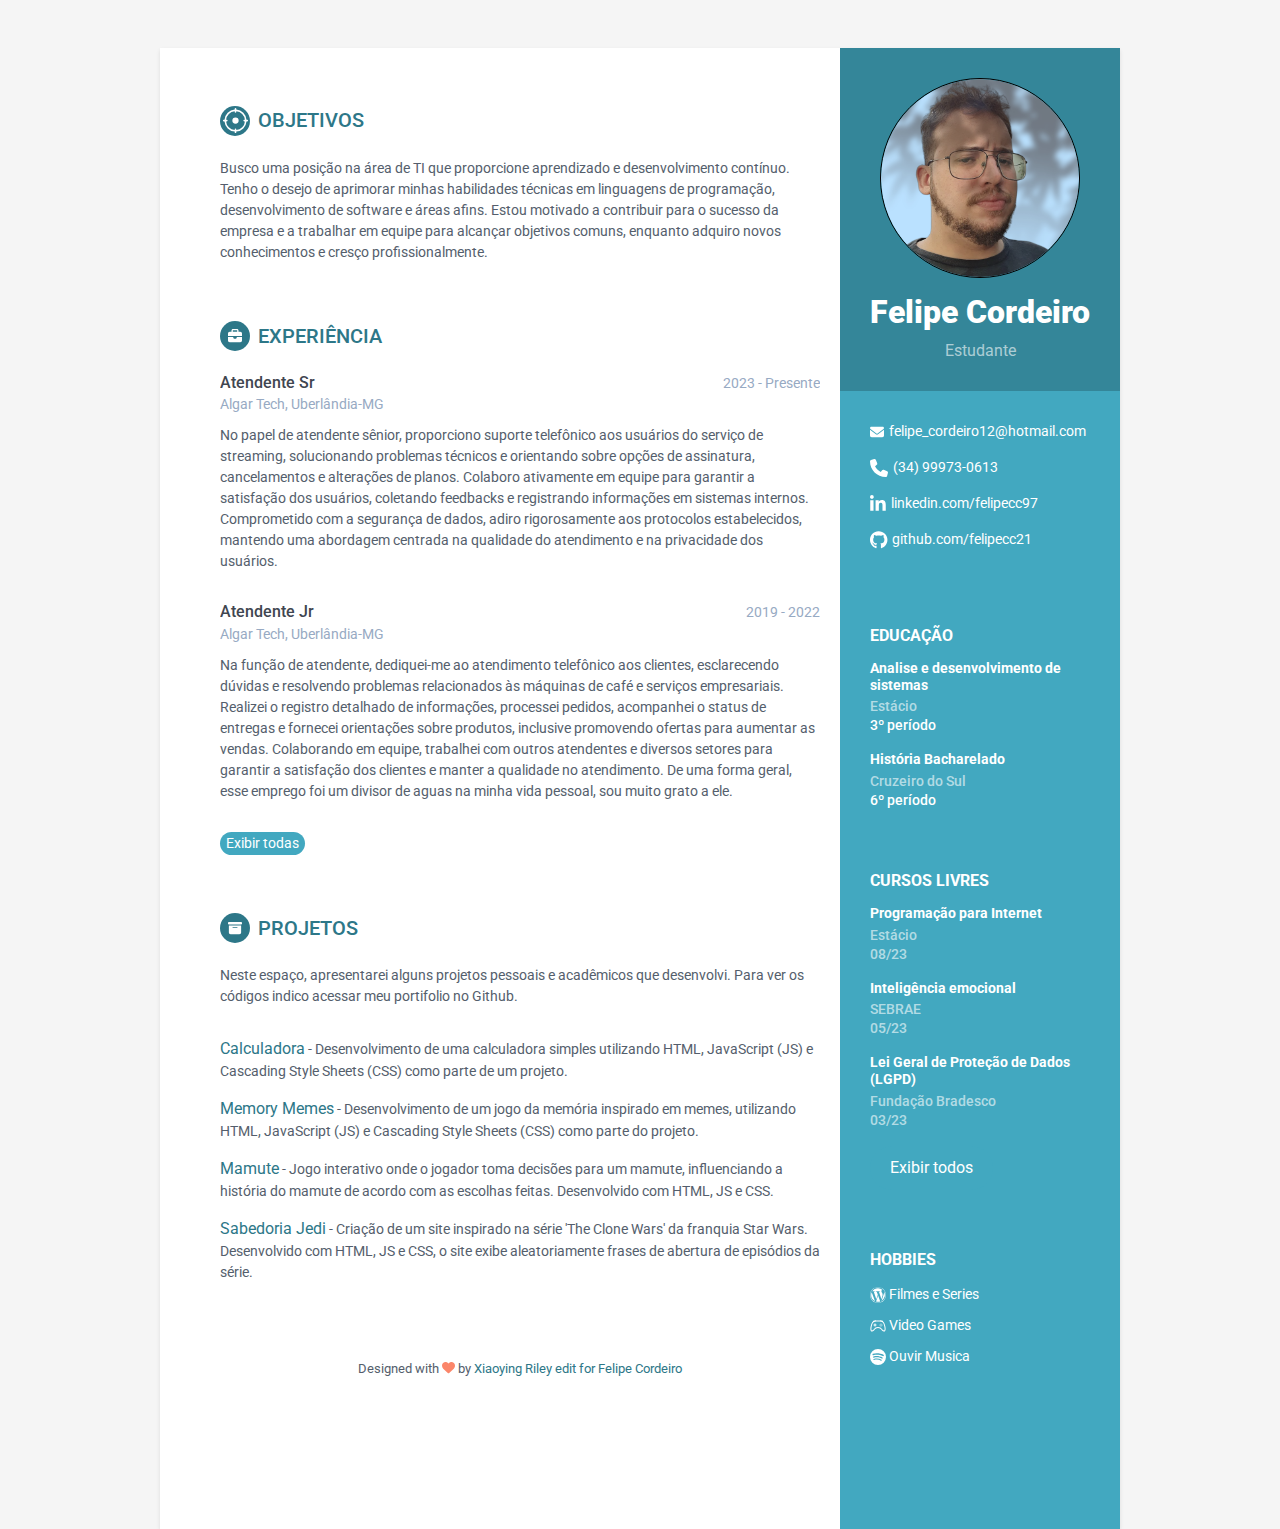
<file: index.html>
<!DOCTYPE html>
<html lang="pt-br">
<head>
    <title>Felipe Cordeiro</title>
    
    <!-- Meta -->
    <meta charset="utf-8">
    <meta http-equiv="X-UA-Compatible" content="IE=edge">
    <meta name="viewport" content="width=device-width, initial-scale=1.0">
    <meta name="description" content="Responsive HTML5 Resume/CV Template for Developers">
    <meta name="author" content="Xiaoying Riley at 3rd Wave Media">    
    <link rel="shortcut icon" href="favicon.ico">  
    <!-- Google Font -->
    <link href='https://fonts.googleapis.com/css?family=Roboto:400,500,400italic,300italic,300,500italic,700,700italic,900,900italic' rel='stylesheet' type='text/css'>
    <!-- FontAwesome JS-->
	<script defer src="assets/fontawesome/js/all.min.js"></script>
    <!-- Global CSS -->
    <link rel="stylesheet" href="assets/plugins/bootstrap/css/bootstrap.min.css">   
    <!-- Theme CSS -->  
    <link id="theme-style" rel="stylesheet" href="assets/css/orbit-1.css">
    <link rel="stylesheet" href="assets/css/profile.css">
    <script defer src="assets/Jss/actions.js"></script>
    
</head> 

<body>
    <div class="wrapper mt-lg-5">
        <div class="sidebar-wrapper">
            <div class="profile-container">
                <img class="profile" src="assets/images/profile.png" alt="" />
                <h1 class="name" id="popupTrigger">Felipe Cordeiro</h1>
                <h3 class="tagline">Estudante</h3>
            </div><!--//Imagem, nome e desc-->
            
            <div class="contact-container container-block">
                <ul class="list-unstyled contact-list">
                    <li class="email"><i class="fa-solid fa-envelope"></i><a href="mailto:felipe_cordeiro12@hotmail.com">felipe_cordeiro12@hotmail.com</a></li>
                    <li class="phone"><i class="fa-solid fa-phone"></i><a >(34) 99973-0613</a></li>
                    <li class="linkedin"><i class="fa-brands fa-linkedin-in"></i><a href="https://bit.ly/3S5O4wD" target="_blank">linkedin.com/felipecc97</a></li>
                    <li class="github"><i class="fa-brands fa-github"></i><a href="https://bit.ly/3vTp2t6" target="_blank">github.com/felipecc21</a></li>
                </ul>
            </div><!--//contatos-container-->
            <div class="education-container container-block">
                <h2 class="container-block-title">Educação</h2>
                <div class="item">
                    <h4 class="degree"><a href="https://bit.ly/4b2nbm3" target="_blank"> Analise e desenvolvimento de sistemas</a></h4>
                    <h5 class="meta">Estácio</h5>
	                    <div class="time"><a href="assets/data/Historico - Estacio.pdf" target="_blank">3º período</a></div>
                </div>
                <div class="item">
                    <h4 class="degree"> <a href="https://bit.ly/42bklY2" target="_blank"> História Bacharelado</a></h4>
                    <h5 class="meta">Cruzeiro do Sul</h5>
                    <div class="time"><a href="assets/data/Historico - Cruzeiro.pdf" target="_blank">6º período</a></div>
                </div>
            </div><!--//educação-container-->

            <div class="education-container container-block">
                <h2 class="container-block-title">Cursos Livres</h2>

                <div class="item">
                    <h4 class="degree"> <a href="assets/data/prog  para internet.pdf" target="_blank">Programação para Internet</a></h4>
                    <h5 class="meta">Estácio</h5>
                    <div class="time"> 08/23 </div>
                </div>
                <div class="item">
                    <h4 class="degree"> <a href="assets/data/inteligencia emocinal - SEBRAE.pdf" target="_blank">Inteligência emocional</a></h4>
                    <h5 class="meta">SEBRAE</h5>
                    <div class="time"> 05/23 </div>
                </div>
                <div class="item">
                    <h4 class="degree"> <a href="assets/data/LGPD -- Fundação Bradesco.pdf" target="_blank">Lei Geral de Proteção de Dados (LGPD)</a></h4>
                    <h5 class="meta">Fundação Bradesco</h5>
                    <div class="time"> 03/23 </div>

                </div>
                <div class="item extra d-none">
                    <h4 class="degree"> <a href="assets/data/Introdução ao JavaScript - Fundação Bradesco.pdf" target="_blank">Introdução ao JavaScript: Fundação Bradesco</a></h4>
                    <h5 class="meta">Fundação Bradesco</h5>
                    <div class="time"> 03/23 </div>

                </div>
                <div class="item extra d-none">
                    <h4 class="degree"> <a href="assets/data/HTML - Básico - Fundação Bradesco.pdf" target="_blank"> HTML - Básico</a></h4>
                    <h5 class="meta">Fundação Bradesco</h5>
                    <div class="time"> 03/23 </div>

                </div>
                <div class="item extra d-none">
                    <h4 class="degree"><a href="assets/data/HTML e CSS na Prática -- Fundação Bradesco.pdf" target="_blank">HTML e CSS na Prática</a></h4>
                    <h5 class="meta">Fundação Bradesco</h5>
                    <div class="time">02/23</div>
                </div>


                    <div class="item extra d-none">
                    <h6 class="degree"> <a href="livres.html" target="_blank">Ver todos</a></h6>
                    </div>
                

                

                <button class="btn btn-primary" onclick="toggleVisibility()">Exibir todos</button>
                

                
            </div><!--//education-container-->
            
            <!--<div class="languages-container container-block">
                <h2 class="container-block-title">Languages</h2>
                <ul class="list-unstyled interests-list">
                    <li>English <span class="lang-desc">(Native)</span></li>
                    <li>French <span class="lang-desc">(Professional)</span></li>
                    <li>Spanish <span class="lang-desc">(Professional)</span></li>
                </ul>
            </div> -->
            
            <!--//interests-->
            
            <div class="interests-container container-block">
                <h2 class="container-block-title">Hobbies</h2>
                <ul class="list-unstyled interests-list">
                    <li> <svg xmlns="http://www.w3.org/2000/svg" width="16" height="16" fill="currentColor" class="bi bi-wordpress" viewBox="0 0 16 16">
                        <path d="M12.633 7.653c0-.848-.305-1.435-.566-1.892l-.08-.13c-.317-.51-.594-.958-.594-1.48 0-.63.478-1.218 1.152-1.218q.03 0 .058.003l.031.003A6.84 6.84 0 0 0 8 1.137 6.86 6.86 0 0 0 2.266 4.23c.16.005.313.009.442.009.717 0 1.828-.087 1.828-.087.37-.022.414.521.044.565 0 0-.371.044-.785.065l2.5 7.434 1.5-4.506-1.07-2.929c-.369-.022-.719-.065-.719-.065-.37-.022-.326-.588.043-.566 0 0 1.134.087 1.808.087.718 0 1.83-.087 1.83-.087.37-.022.413.522.043.566 0 0-.372.043-.785.065l2.48 7.377.684-2.287.054-.173c.27-.86.469-1.495.469-2.046zM1.137 8a6.86 6.86 0 0 0 3.868 6.176L1.73 5.206A6.8 6.8 0 0 0 1.137 8"/>
                        <path d="M6.061 14.583 8.121 8.6l2.109 5.78q.02.05.049.094a6.85 6.85 0 0 1-4.218.109m7.96-9.876q.046.328.047.706c0 .696-.13 1.479-.522 2.458l-2.096 6.06a6.86 6.86 0 0 0 2.572-9.224z"/>
                        <path fill-rule="evenodd" d="M0 8c0-4.411 3.589-8 8-8s8 3.589 8 8-3.59 8-8 8-8-3.589-8-8m.367 0c0 4.209 3.424 7.633 7.633 7.633S15.632 12.209 15.632 8C15.632 3.79 12.208.367 8 .367 3.79.367.367 3.79.367 8"/>
                      </svg> Filmes e Series</li>
                    <li> <svg xmlns="http://www.w3.org/2000/svg" width="16" height="16" fill="currentColor" class="bi bi-controller" viewBox="0 0 16 16">
                        <path d="M11.5 6.027a.5.5 0 1 1-1 0 .5.5 0 0 1 1 0m-1.5 1.5a.5.5 0 1 0 0-1 .5.5 0 0 0 0 1m2.5-.5a.5.5 0 1 1-1 0 .5.5 0 0 1 1 0m-1.5 1.5a.5.5 0 1 0 0-1 .5.5 0 0 0 0 1m-6.5-3h1v1h1v1h-1v1h-1v-1h-1v-1h1z"/>
                        <path d="M3.051 3.26a.5.5 0 0 1 .354-.613l1.932-.518a.5.5 0 0 1 .62.39c.655-.079 1.35-.117 2.043-.117.72 0 1.443.041 2.12.126a.5.5 0 0 1 .622-.399l1.932.518a.5.5 0 0 1 .306.729q.211.136.373.297c.408.408.78 1.05 1.095 1.772.32.733.599 1.591.805 2.466s.34 1.78.364 2.606c.024.816-.059 1.602-.328 2.21a1.42 1.42 0 0 1-1.445.83c-.636-.067-1.115-.394-1.513-.773-.245-.232-.496-.526-.739-.808-.126-.148-.25-.292-.368-.423-.728-.804-1.597-1.527-3.224-1.527s-2.496.723-3.224 1.527c-.119.131-.242.275-.368.423-.243.282-.494.575-.739.808-.398.38-.877.706-1.513.773a1.42 1.42 0 0 1-1.445-.83c-.27-.608-.352-1.395-.329-2.21.024-.826.16-1.73.365-2.606.206-.875.486-1.733.805-2.466.315-.722.687-1.364 1.094-1.772a2.3 2.3 0 0 1 .433-.335l-.028-.079zm2.036.412c-.877.185-1.469.443-1.733.708-.276.276-.587.783-.885 1.465a14 14 0 0 0-.748 2.295 12.4 12.4 0 0 0-.339 2.406c-.022.755.062 1.368.243 1.776a.42.42 0 0 0 .426.24c.327-.034.61-.199.929-.502.212-.202.4-.423.615-.674.133-.156.276-.323.44-.504C4.861 9.969 5.978 9.027 8 9.027s3.139.942 3.965 1.855c.164.181.307.348.44.504.214.251.403.472.615.674.318.303.601.468.929.503a.42.42 0 0 0 .426-.241c.18-.408.265-1.02.243-1.776a12.4 12.4 0 0 0-.339-2.406 14 14 0 0 0-.748-2.295c-.298-.682-.61-1.19-.885-1.465-.264-.265-.856-.523-1.733-.708-.85-.179-1.877-.27-2.913-.27s-2.063.091-2.913.27"/>
                      </svg> Video Games</li>
                    <li> <svg xmlns="http://www.w3.org/2000/svg" width="16" height="16" fill="currentColor" class="bi bi-spotify" viewBox="0 0 16 16">
                        <path d="M8 0a8 8 0 1 0 0 16A8 8 0 0 0 8 0m3.669 11.538a.5.5 0 0 1-.686.165c-1.879-1.147-4.243-1.407-7.028-.77a.499.499 0 0 1-.222-.973c3.048-.696 5.662-.397 7.77.892a.5.5 0 0 1 .166.686m.979-2.178a.624.624 0 0 1-.858.205c-2.15-1.321-5.428-1.704-7.972-.932a.625.625 0 0 1-.362-1.194c2.905-.881 6.517-.454 8.986 1.063a.624.624 0 0 1 .206.858m.084-2.268C10.154 5.56 5.9 5.419 3.438 6.166a.748.748 0 1 1-.434-1.432c2.825-.857 7.523-.692 10.492 1.07a.747.747 0 1 1-.764 1.288"/>
                      </svg> Ouvir Musica</li>
                </ul>
            </div><!--//interests-->
            
        </div><!--//Corpo-->

        <!-- pop-up de apresentação -->

        <div id="popup" class="popup-content">
            <span id="closeBtn">&times;</span>
            <section class="section summary-section">
                <h2 class="section-title"><span class="icon-holder"><i class="fa-solid fa-user"></i></span>&nbsp;&nbsp;APRESENTAÇÃO</h2>
                <div class="summary">
                    <p>Olá! Meu nome é Felipe Cordeiro, sou um entusiasta de informática e história, residente na cidade de Uberlândia-MG. Com 26 anos, busco oportunidades na área de TI para aplicar minha paixão pelo aprendizado e oferecer um serviço pautado em valores como humildade, honestidade e lealdade. Estou determinado a contribuir positivamente em um novo ambiente profissional, buscando constante crescimento e aprendizado.
                    </p>
                </div>
            </section>
        </div>
        
        <div class="main-wrapper">

            <!-- Apresentação no corpo da página. -->
            <!--
            <section class="section summary-section">
                <h2 class="section-title"><span class="icon-holder"><i class="fa-solid fa-user"></i></span>APRESENTAÇÃO</h2>
                <div class="summary">
                    <p>Olá! Meu nome é Felipe Cordeiro, sou um entusiasta de informática e história, residente na cidade de Uberlândia-MG. Com 26 anos, busco oportunidades na área de TI para aplicar minha paixão pelo aprendizado e oferecer um serviço pautado em valores como humildade, honestidade e lealdade. Estou determinado a contribuir positivamente em um novo ambiente profissional, buscando constante crescimento e aprendizado.
                    </p>
                </div>
            </section>-->

            <section class="section summary-section">
                <h2 class="section-title">
                  <span class="icon-holder">
                    <svg xmlns="http://www.w3.org/2000/svg" width="90%" height="90%" fill="currentColor" class="bi bi-crosshair" viewBox="0 0 16 16">
                      <path d="M8.5.5a.5.5 0 0 0-1 0v.518A7 7 0 0 0 1.018 7.5H.5a.5.5 0 0 0 0 1h.518A7 7 0 0 0 7.5 14.982v.518a.5.5 0 0 0 1 0v-.518A7 7 0 0 0 14.982 8.5h.518a.5.5 0 0 0 0-1h-.518A7 7 0 0 0 8.5 1.018zm-6.48 7A6 6 0 0 1 7.5 2.02v.48a.5.5 0 0 0 1 0v-.48a6 6 0 0 1 5.48 5.48h-.48a.5.5 0 0 0 0 1h.48a6 6 0 0 1-5.48 5.48v-.48a.5.5 0 0 0-1 0v.48A6 6 0 0 1 2.02 8.5h.48a.5.5 0 0 0 0-1zM8 10a2 2 0 1 0 0-4 2 2 0 0 0 0 4"/>
                    </svg>
                    <i></i> </span>OBJETIVOS</h2>
                <div class="summary">
                    <p>Busco uma posição na área de TI que proporcione aprendizado e desenvolvimento contínuo. Tenho o desejo de aprimorar minhas habilidades técnicas em linguagens de programação, desenvolvimento de software e áreas afins. Estou motivado a contribuir para o sucesso da empresa e a trabalhar em equipe para alcançar objetivos comuns, enquanto adquiro novos conhecimentos e cresço profissionalmente.</p>
                </div><!--//summary-->
            </section><!--//section-->
            
            <section class="section experiences-section">
                <h2 class="section-title"><span class="icon-holder"><i class="fa-solid fa-briefcase"></i></span>EXPERIÊNCIA</h2>
                
                <div class="item">
                    <div class="meta">
                        <div class="upper-row">
                            <h3 class="job-title">Atendente Sr</h3>
                            <div class="time">2023 - Presente</div>
                        </div><!--//upper-row-->
                        <div class="company">Algar Tech, Uberlândia-MG</div>
                    </div><!--//meta-->
                    <div class="details">
                        <p>No papel de atendente sênior, proporciono suporte telefônico aos usuários do serviço de streaming, solucionando problemas técnicos e orientando sobre opções de assinatura, cancelamentos e alterações de planos. Colaboro ativamente em equipe para garantir a satisfação dos usuários, coletando feedbacks e registrando informações em sistemas internos. Comprometido com a segurança de dados, adiro rigorosamente aos protocolos estabelecidos, mantendo uma abordagem centrada na qualidade do atendimento e na privacidade dos usuários.</p>  
                    </div><!--//details-->
                </div><!--//item-->
                
                <div class="item">
                    <div class="meta">
                        <div class="upper-row">
                            <h3 class="job-title">Atendente Jr</h3>
                            <div class="time">2019 - 2022</div>
                        </div><!--//upper-row-->
                        <div class="company">Algar Tech, Uberlândia-MG</div>
                    </div><!--//meta-->
                    <div class="details">
                        <p>Na função de atendente, dediquei-me ao atendimento telefônico aos clientes, esclarecendo dúvidas e resolvendo problemas relacionados às máquinas de café e serviços empresariais. Realizei o registro detalhado de informações, processei pedidos, acompanhei o status de entregas e fornecei orientações sobre produtos, inclusive promovendo ofertas para aumentar as vendas. Colaborando em equipe, trabalhei com outros atendentes e diversos setores para garantir a satisfação dos clientes e manter a qualidade no atendimento. De uma forma geral, esse emprego foi um divisor de aguas na minha vida pessoal, sou muito grato a ele. </p>  
                        
                    </div><!--//details-->
                </div><!--//item-->

                <div class="item more d-none">
                    <div class="meta">
                        <div class="upper-row">
                            <h3 class="job-title">Cobrador Externo</h3>
                            <div class="time">2017 - 2017</div>
                        </div><!--//upper-row-->
                        <div class="company">Supermecado Onofre LTDA, Araguari-MG</div>
                    </div><!--//meta-->
                    <div class="details">
                        <p>Nesse emprego atuei em uma posição multifacetada que envolvia a organização de prateleiras e a gestão da padaria, sendo meu principal papel a realização de entregas em bicicleta nas proximidades. Essa experiência foi enriquecedora, proporcionando-me habilidades aprimoradas em organização, atendimento ao cliente e logística de entregas. A combinação de responsabilidades diversas nesse ambiente dinâmico contribuiu significativamente para meu desenvolvimento profissional, destacando-me como um profissional versátil e proativo. Não posso deixar de demonstrar aqui um breve sentimento de saudade, dado a simplicidade da coisa. </p>  
                        
                    </div><!--//details-->
                </div><!--//item-->

                <div class="item more d-none">
                    <div class="meta">
                        <div class="upper-row">
                            <h3 class="job-title">Vendedor</h3>
                            <div class="time">2016 - 2016</div>
                        </div><!--//upper-row-->
                        <div class="company">Casa das Embalagens, Araguari-MG</div>
                    </div><!--//meta-->
                    <div class="details">
                        <p>Iniciei minha carreira profissional em uma casa de embalagens, desempenhando um papel vital na organização operacional. Como encarregado, fui responsável pela organização eficiente das prateleiras, gestão de estoque e coordenação estratégica do descarregamento de cargas.</p>  
                        
                    </div><!--//details-->
                </div><!--//item-->

            
                <button class="show_more" onclick="toggleVisibilityXp()">Exibir todas</button>
                
            
                
            </section><!--//section-->
            
            <section class="section projects-section">
                <h2 class="section-title"><span class="icon-holder"><i class="fa-solid fa-archive"></i></span>Projetos</h2>
                <div class="intro">
                    <p>Neste espaço, apresentarei alguns projetos pessoais e acadêmicos que desenvolvi. Para ver os códigos indico acessar meu portifolio no Github. </p>
                </div><!--//intro-->
                <div class="item">
                    <span class="project-title"><a href="https://bit.ly/3HvccUx" target="_blank">Calculadora</a></span> - <span class="project-tagline">Desenvolvimento de uma calculadora simples utilizando HTML, JavaScript (JS) e Cascading Style Sheets (CSS) como parte de um projeto.</span>
                    
                </div><!--//item-->
                <div class="item">
                    <span class="project-title"><a href="https://bit.ly/3BqnOFj" target="_blank">Memory Memes</a></span> - <span class="project-tagline">Desenvolvimento de um jogo da memória inspirado em memes, utilizando HTML, JavaScript (JS) e Cascading Style Sheets (CSS) como parte do projeto.</span>
                </div><!--//item-->
                <div class="item">
                    <span class="project-title"><a href="https://bit.ly/3SsDfGi" target="_blank">Mamute</a></span> - <span class="project-tagline">Jogo interativo onde o jogador toma decisões para um mamute, influenciando a história do mamute de acordo com as escolhas feitas. Desenvolvido com HTML, JS e CSS.</span>
                </div><!--//item-->

                <div class="item">
                    <span class="project-title"><a href="https://bit.ly/3Nx7fyj" target="_blank">Sabedoria Jedi</a></span> - <span class="project-tagline">Criação de um site inspirado na série 'The Clone Wars' da franquia Star Wars. Desenvolvido com HTML, JS e CSS, o site exibe aleatoriamente frases de abertura de episódios da série. </span>
                </div><!--//item-->
                
            <!-- Skiils em gráfico 
                
            </section>
            
            <section class="skills-section section">
                <h2 class="section-title"><span class="icon-holder"><i class="fa-solid fa-rocket"></i></span>Skills &amp; Proficiency</h2>
                <div class="skillset">        
                    <div class="item">
                        <h3 class="level-title">Python &amp; Django</h3>
                        <div class="progress level-bar">
						    <div class="progress-bar theme-progress-bar" role="progressbar" style="width: 99%" aria-valuenow="99" aria-valuemin="0" aria-valuemax="100"></div>
						</div>                               
                    </div>
                    
                    <div class="item">
                        <h3 class="level-title">Javascript</h3>
                        <div class="progress level-bar">
						    <div class="progress-bar theme-progress-bar" role="progressbar" style="width: 98%" aria-valuenow="98" aria-valuemin="0" aria-valuemax="100"></div>
						</div>                              
                    </div>
                    
                    <div class="item">
                        <h3 class="level-title">React &amp; Angular</h3>
                        <div class="progress level-bar">
						    <div class="progress-bar theme-progress-bar" role="progressbar" style="width: 98%" aria-valuenow="98" aria-valuemin="0" aria-valuemax="100"></div>
						</div>                                 
                    </div>
                    
                    <div class="item">
                        <h3 class="level-title">HTML5 &amp; CSS</h3>
                        <div class="progress level-bar">
							    <div class="progress-bar theme-progress-bar" role="progressbar" style="width: 95%" aria-valuenow="95" aria-valuemin="0" aria-valuemax="100"></div>
						</div>                                
                    </div>
                    
                    <div class="item">
                        <h3 class="level-title">Ruby on Rails</h3>
                        <div class="progress level-bar">
						    <div class="progress-bar theme-progress-bar" role="progressbar" style="width: 85%" aria-valuenow="85" aria-valuemin="0" aria-valuemax="100"></div>
						</div>                                  
                    </div>
                    
                    <div class="item">
                        <h3 class="level-title">Sketch &amp; Photoshop</h3>
                        <div class="progress level-bar">
						    <div class="progress-bar theme-progress-bar" role="progressbar" style="width: 60%" aria-valuenow="60" aria-valuemin="0" aria-valuemax="100"></div>
						</div>                                 
                    </div>
                    
                </div>  
            </section>
            
        </div>
    </div>-->
 
    <footer class="footer">
        <div class="text-center">
            <!--/* This template is free as long as you keep the footer attribution link. If you'd like to use the template without the attribution link, you can buy the commercial license via our website: themes.3rdwavemedia.com Thank you for your support. :) */-->
            <small class="copyright">Designed with <i class="fa-solid fa-heart"></i> by <a href="http://themes.3rdwavemedia.com" target="_blank">Xiaoying Riley edit for Felipe Cordeiro</a> </small>
        </div><!--//container-->
    </footer><!--//footer-->
        
</body>
</html>
</file>
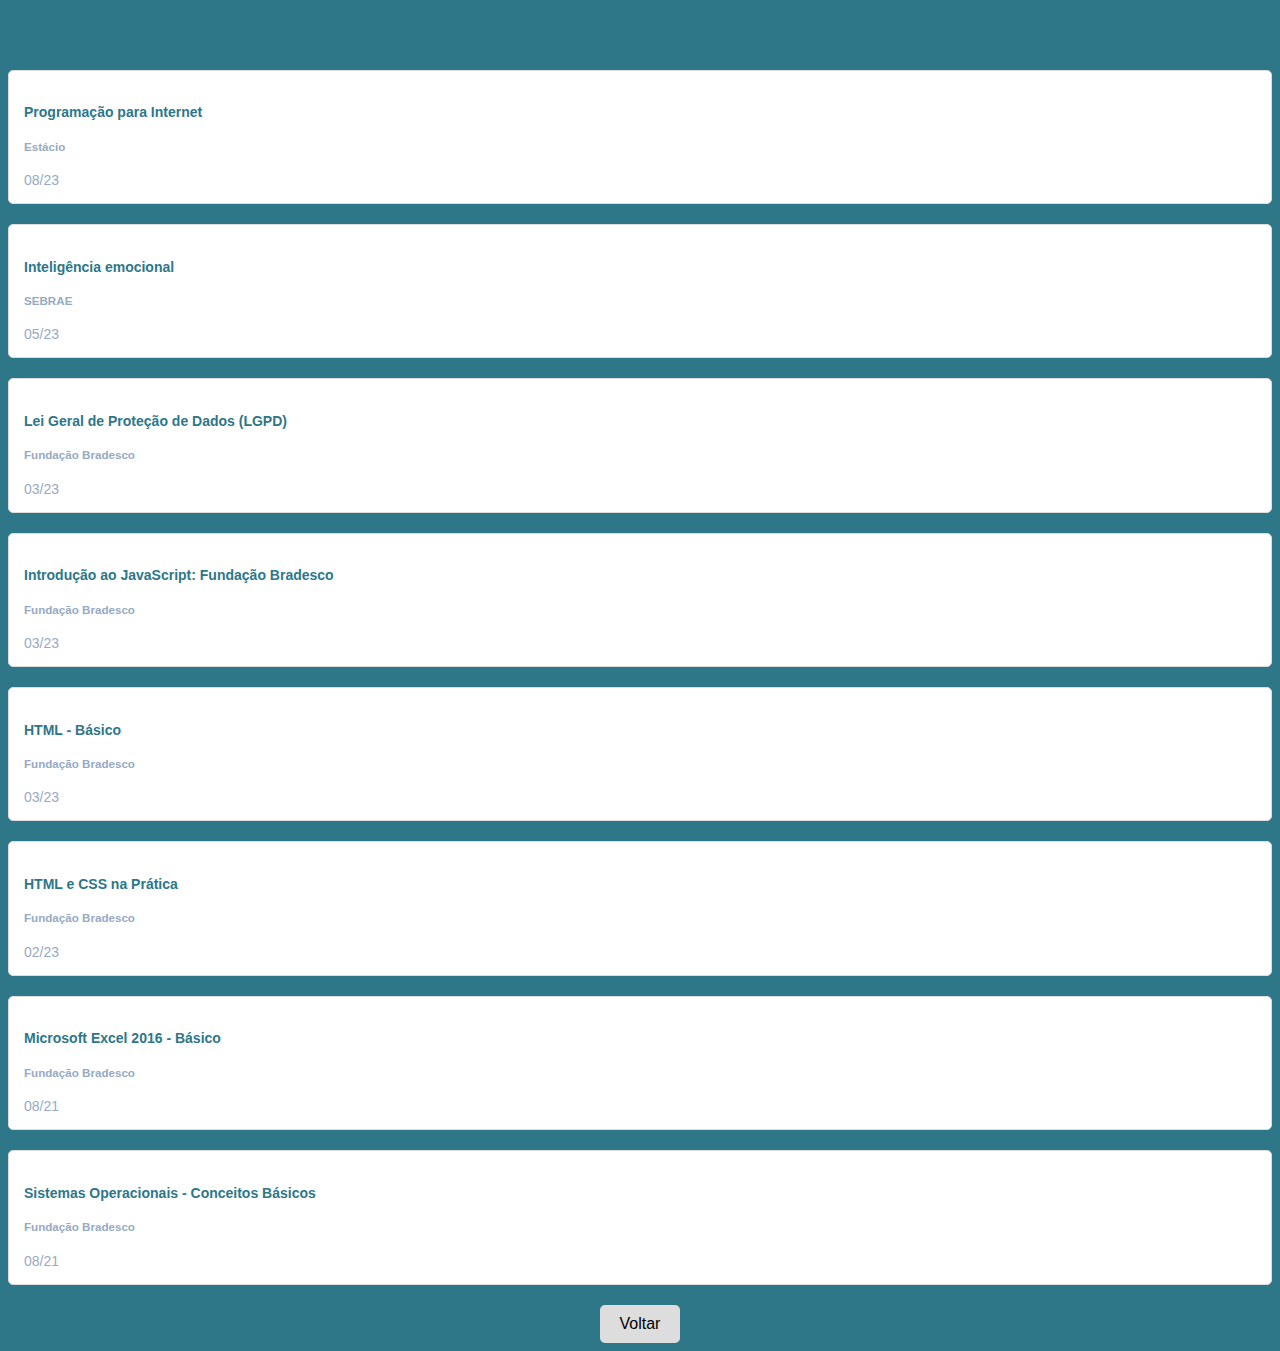
<file: livres.html>
<!DOCTYPE html>
<html lang="pt-br">
  <head>
    <meta charset="UTF-8" />
    <meta name="viewport" content="width=device-width, initial-scale=1.0" />
    <title>Cursos Livres</title>
    <link
      href="https://cdn.jsdelivr.net/npm/bootstrap@5.3.2/dist/css/bootstrap.min.css"
      rel="stylesheet"
      integrity="sha384-T3c6CoIi6uLrA9TneNEoa7RxnatzjcDSCmG1MXxSR1GAsXEV/Dwwykc2MPK8M2HN"
      crossorigin="anonymous"
    />
    <script
      defer
      src="https://cdn.jsdelivr.net/npm/bootstrap@5.3.2/dist/js/bootstrap.bundle.min.js"
      integrity="sha384-C6RzsynM9kWDrMNeT87bh95OGNyZPhcTNXj1NW7RuBCsyN/o0jlpcV8Qyq46cDfL"
      crossorigin="anonymous"
    ></script>
    <link rel="stylesheet" href="assets/css/livres.css" />
  </head>

  <body>
    <div>
      <h1>Todos os Meus cursos livres já feitos</h1>

      <div class="item">
        <h4 class="degree">
          <a href="assets/data/prog  para internet.pdf" target="_blank"
            >Programação para Internet</a
          >
        </h4>
        <h5 class="meta">Estácio</h5>
        <div class="time">08/23</div>
      </div>
      <div class="item">
        <h4 class="degree">
          <a
            href="assets/data/inteligencia emocinal - SEBRAE.pdf"
            target="_blank"
            >Inteligência emocional</a
          >
        </h4>
        <h5 class="meta">SEBRAE</h5>
        <div class="time">05/23</div>
      </div>
      <div class="item">
        <h4 class="degree">
          <a href="assets/data/LGPD -- Fundação Bradesco.pdf" target="_blank"
            >Lei Geral de Proteção de Dados (LGPD)</a
          >
        </h4>
        <h5 class="meta">Fundação Bradesco</h5>
        <div class="time">03/23</div>
      </div>
      <div class="item">
        <h4 class="degree">
          <a
            href="assets/data/Introdução ao JavaScript - Fundação Bradesco.pdf"
            target="_blank"
            >Introdução ao JavaScript: Fundação Bradesco</a
          >
        </h4>
        <h5 class="meta">Fundação Bradesco</h5>
        <div class="time">03/23</div>
      </div>
      <div class="item">
        <h4 class="degree">
          <a
            href="assets/data/HTML - Básico - Fundação Bradesco.pdf"
            target="_blank"
          >
            HTML - Básico</a
          >
        </h4>
        <h5 class="meta">Fundação Bradesco</h5>
        <div class="time">03/23</div>
      </div>
      <div class="item">
        <h4 class="degree">
          <a
            href="assets/data/HTML e CSS na Prática -- Fundação Bradesco.pdf"
            target="_blank"
            >HTML e CSS na Prática</a
          >
        </h4>
        <h5 class="meta">Fundação Bradesco</h5>
        <div class="time">02/23</div>
      </div>
      <div class="item">
        <h4 class="degree">
          <a
            href="assets/data/Microsoft Excel 2016 - Básico -- Fundação Bradesco.pdf"
            target="_blank"
            >Microsoft Excel 2016 - Básico</a
          >
        </h4>
        <h5 class="meta">Fundação Bradesco</h5>
        <div class="time">08/21</div>
      </div>
      <div class="item">
        <h4 class="degree">
          <a
            href="assets/data/Sistemas Operacionais - Conceitos Básicos -- Fundação Bradesco.pdf"
            target="_blank"
            >Sistemas Operacionais - Conceitos Básicos</a
          >
        </h4>
        <h5 class="meta">Fundação Bradesco</h5>
        <div class="time">08/21</div>
      </div>

      <center>
        <a href="index.html">
          <button type="button">Voltar</button>
        </a>
      </center>
    </div>
  </body>
</html>
</file>
<file: assets/css/profile.css>
.profile {
    border-radius: 100%;
    max-width: 200px;
    border: 1px solid black;
    transition: transform 0.3s ease-in-out;
}

.profile-container {
    position: relative;
    overflow: hidden;
}



/* Efeito de zoom ao passar o mouse */
.profile-container:hover .profile {
    transform: scale(1.1);
}

.btn-primary {
    background-color: #42A8C0;
    color: #fff;
    padding: 10px 20px;
    border: none;
    border-radius: 50px;
    cursor: pointer;
    transition: background-color 0.3s ease;

}

.btn-primary:hover {
    background-color: #2980b9;
}

.show_more {
    background-color: #42A8C0;
    color: #fff;
    border: none;
    border-radius: 50px;
    cursor: pointer; 
    transition: background-color 0.3s ease;
}

.show_more:hover {
    background-color: #2980b9;
}

.popup-content {
    display: none;
    position: fixed;
    top: 50%;
    left: 50%;
    transform: translate(-50%, -50%);
    padding: 20px;
    background-color: #f1f1f1;
    border: 1px solid #ccc;
    z-index: 1;
    box-shadow: 0 4px 8px rgba(0, 0, 0, 0.1);
    
    

}



#popupTrigger {
    cursor: pointer;
}



#popup {
    display: none;
    opacity: 0;
    transition: opacity 0.5s ease-in-out;
    
  }
  
 

  #closeBtn {
    cursor: pointer;
    position: absolute;
    top: 10px;
    right: 10px;
    font-size: 20px;
    color: #aaa;
  }
  
  #closeBtn:hover {
    color: #2d7788;
  }
</file>
<file: assets/css/livres.css>
body {
    font-family: "Roboto", sans-serif;
    color: #545E6C;

    font-size: 14px;
    -webkit-font-smoothing: antialiased;
    -moz-osx-font-smoothing: grayscale;
    background-color: #2d7788;
}

h1 {
    color: #2d7788;
}

.item {
    background-color: #ffffff;
    margin-bottom: 20px;
    padding: 15px;
    border: 1px solid #ddd;
    border-radius: 5px;
}

.degree a {
    color: #2d7788;
    text-decoration: none;
    font-weight: 700;
}

.degree a:hover {
    text-decoration: underline;
}

.meta,
.time {
    color: #97AAC3;
}

@media (max-width: 767.98px) {
    .item {
        padding: 10px;
    }
}

button {
    background-color: #ddd;
    color: black;
    padding: 10px 20px;
    font-size: 16px;
    border: none;
    border-radius: 5px;
    cursor: pointer;
}

button:hover {
    background-color: #fafafa;
}
</file>
<file: assets/css/orbit-1.css>
/*! 
 * Template Name: Orbit - Bootstrap 5 Resume/CV Template for Developers
 * Version: Bootstrap 5 v3.0
 * Author: Xiaoying Riley
 * Copyright: 3rd Wave Media
 * Twitter: @3rdwave_themes
 * Website: http://themes.3rdwavemedia.com/
*/
body {
  font-family: "Roboto", sans-serif;
  color: #545E6C;
  background: #f5f5f5;
  font-size: 14px;
  -webkit-font-smoothing: antialiased;
  -moz-osx-font-smoothing: grayscale;
}

h1, h2, h3, h4, h5, h6 {
  font-weight: 700;
}

a {
  color: #2d7788;
  text-decoration: none;
}
a:hover {
  text-decoration: underline;
  color: #1a454f;
  -webkit-transition: all 0.4s ease-in-out;
  -moz-transition: all 0.4s ease-in-out;
  -ms-transition: all 0.4s ease-in-out;
  -o-transition: all 0.4s ease-in-out;
}
a:focus {
  text-decoration: none;
}

p {
  line-height: 1.5;
}

.wrapper {
  background: #42A8C0;
  max-width: 960px;
  margin: 0 auto;
  position: relative;
  box-shadow: 0px 2px 4px rgba(0, 0, 0, 0.1);
}

.sidebar-wrapper {
  background: #42A8C0;
  position: absolute;
  right: 0;
  width: 280px;
  height: 100%;
  min-height: 800px;
  color: #fff;
}
.sidebar-wrapper a {
  color: #fff;
}
.sidebar-wrapper .profile-container {
  padding: 30px;
  background: rgba(0, 0, 0, 0.2);
  text-align: center;
  color: #fff;
}
.sidebar-wrapper .name {
  font-size: 32px;
  font-weight: 900;
  margin-top: 0;
  margin-bottom: 10px;
}
.sidebar-wrapper .tagline {
  color: rgba(255, 255, 255, 0.6);
  font-size: 16px;
  font-weight: 400;
  margin-top: 0;
  margin-bottom: 0;
}
.sidebar-wrapper .profile {
  margin-bottom: 15px;
}
.sidebar-wrapper .contact-list .svg-inline--fa {
  margin-right: 5px;
  font-size: 18px;
  vertical-align: middle;
}
.sidebar-wrapper .contact-list li {
  margin-bottom: 15px;
}
.sidebar-wrapper .contact-list li:last-child {
  margin-bottom: 0;
}
.sidebar-wrapper .contact-list .email .svg-inline--fa {
  font-size: 14px;
}
.sidebar-wrapper .container-block {
  padding: 30px;
}
.sidebar-wrapper .container-block-title {
  text-transform: uppercase;
  font-size: 16px;
  font-weight: 700;
  margin-top: 0;
  margin-bottom: 15px;
}
.sidebar-wrapper .degree {
  font-size: 14px;
  margin-top: 0;
  margin-bottom: 5px;
}
.sidebar-wrapper .education-container .item {
  margin-bottom: 15px;
}
.sidebar-wrapper .education-container .item:last-child {
  margin-bottom: 0;
}
.sidebar-wrapper .education-container .meta {
  color: rgba(255, 255, 255, 0.6);
  font-weight: 500;
  margin-bottom: 0px;
  margin-top: 0;
  font-size: 14px;
}
.sidebar-wrapper .education-container .time {
  color: rgba(255, 255, 255, 0.6);
  font-weight: 500;
  margin-bottom: 0px;
}
.sidebar-wrapper .languages-container .lang-desc {
  color: rgba(255, 255, 255, 0.6);
}
.sidebar-wrapper .languages-list {
  margin-bottom: 0;
}
.sidebar-wrapper .languages-list li {
  margin-bottom: 10px;
}
.sidebar-wrapper .languages-list li:last-child {
  margin-bottom: 0;
}
.sidebar-wrapper .interests-list {
  margin-bottom: 0;
}
.sidebar-wrapper .interests-list li {
  margin-bottom: 10px;
}
.sidebar-wrapper .interests-list li:last-child {
  margin-bottom: 0;
}

.main-wrapper {
  background: #fff;
  padding: 60px;
  padding-right: 300px;
}
.main-wrapper .section-title {
  text-transform: uppercase;
  font-size: 20px;
  font-weight: 500;
  color: #2d7788;
  position: relative;
  margin-top: 0;
  margin-bottom: 20px;
}
.main-wrapper .section-title .icon-holder {
  width: 30px;
  height: 30px;
  margin-right: 8px;
  display: inline-block;
  color: #fff;
  border-radius: 50%;
  -moz-background-clip: padding;
  -webkit-background-clip: padding-box;
  background-clip: padding-box;
  background: #2d7788;
  text-align: center;
  font-size: 16px;
  position: relative;
  top: -2px;
  padding-top: 2px;
}
.main-wrapper .section-title .icon-holder .svg-inline--fa {
  font-size: 14px;
  margin-top: 6px;
}
.main-wrapper .section {
  margin-bottom: 60px;
}
.main-wrapper .experiences-section .item {
  margin-bottom: 30px;
}
.main-wrapper .upper-row {
  position: relative;
  overflow: hidden;
  margin-bottom: 2px;
}
.main-wrapper .job-title {
  color: #3F4650;
  font-size: 16px;
  margin-top: 0;
  margin-bottom: 0;
  font-weight: 500;
}
.main-wrapper .time {
  position: absolute;
  right: 0;
  top: 0;
  color: #97AAC3;
}
.main-wrapper .company {
  margin-bottom: 10px;
  color: #97AAC3;
}
.main-wrapper .project-title {
  font-size: 16px;
  font-weight: 400;
  margin-top: 0;
  margin-bottom: 5px;
}
.main-wrapper .projects-section .intro {
  margin-bottom: 30px;
}
.main-wrapper .projects-section .item {
  margin-bottom: 15px;
}

.skillset .item {
  margin-bottom: 15px;
  overflow: hidden;
}
.skillset .level-title {
  font-size: 14px;
  margin-top: 0;
  margin-bottom: 12px;
}
.skillset .level-bar {
  height: 12px;
  background: #f5f5f5;
  border-radius: 2px;
  -moz-background-clip: padding;
  -webkit-background-clip: padding-box;
  background-clip: padding-box;
}
.skillset .theme-progress-bar {
  background: #68bacd;
}

.footer {
  padding: 30px;
  padding-top: 60px;
}
.footer .copyright {
  line-height: 1.6;
  color: #545E6C;
  font-size: 13px;
}
.footer .fa-heart {
  color: #fb866a;
}

@media (max-width: 767.98px) {
  .sidebar-wrapper {
    position: static;
    width: inherit;
  }
  .main-wrapper {
    padding: 30px;
  }
  .main-wrapper .time {
    position: static;
    display: block;
    margin-top: 5px;
  }
  .main-wrapper .upper-row {
    margin-bottom: 0;
  }
}
@media (min-width: 992px) {
  .skillset .level-title {
    display: inline-block;
    float: left;
    width: 30%;
    margin-bottom: 0;
  }
}
</file>
